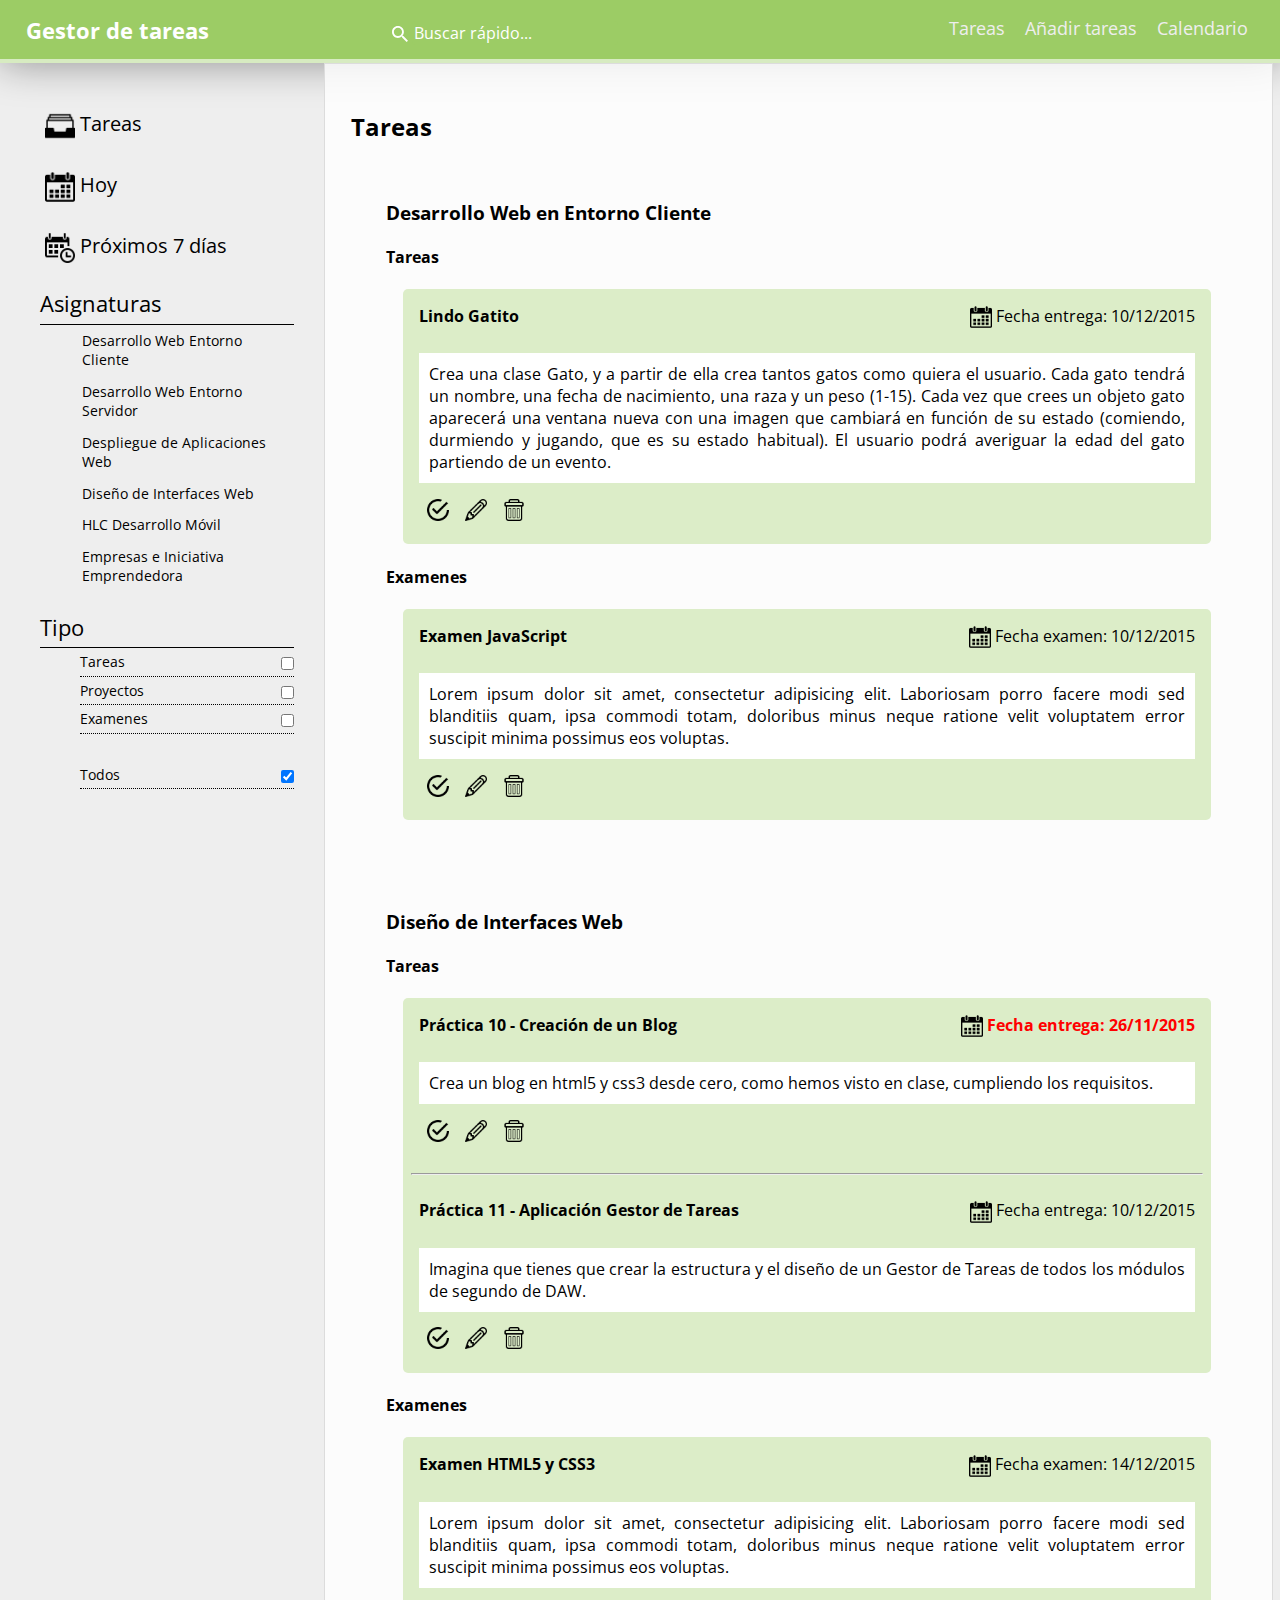
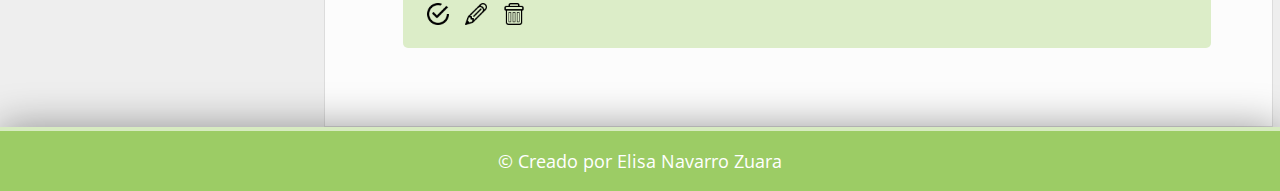
<file: index.html>
<!DOCTYPE html>
<html lang="en">
<head>
	<meta charset="UTF-8">
	<meta name="viewport" content="width=device-width, initial-scale=1.0">
	<meta http-equiv="X-UA-Compatible" content="IE=edge">
	<title>Elisa Navarro Zuara</title>
	<meta name="description" content="Practica 11 Web Elisa Navarro" />
	<meta name="keywords" content="web,diw,Elisa Navarro,iesgc,daw" />
	<meta name="author" content="Elisa Navarro Zuara" />
	<meta http-equiv="refresh" content="500" />
	<link rel="stylesheet" type="text/css" href="css/normalize.css">
	<link href='https://fonts.googleapis.com/css?family=Open+Sans' rel='stylesheet' type='text/css'>
	<link rel="stylesheet" type="text/css" href="css/estilos.css">
</head>
<body>
	<div id="principal">
		<header>
			<h1><a href="#">Gestor de tareas</a></h1>
			<div id="search-module">
				<form action="/" method="get" class="search-form">
					<a href="#"><object data="img/buscar.svg" type="image/svg+xml"></object></a>
 					<input type="text" id="search" name="search" value="" placeholder="Buscar rápido..." />
				</form>
			</div>
			<nav>
				<ul>
					<li><a href="index.html">Tareas</a></li>
					<li><a href="anadirTarea.html">Añadir tareas</a></li>
					<li><a href="#">Calendario</a></li>
				</ul>
			</nav>
		</header>
		<aside>
			<ul>
				<li class="inbox"><a href="index.html"><img src="icons/inbox.png"> Tareas</a></li>
				<li class="inbox"><a href="#"><img src="icons/calendar.png"> Hoy</a></li>
				<li class="inbox"><a href="#"><img src="icons/calendar2.png"> Próximos 7 días</a></li>
				<li>
					<span class="option">Asignaturas</span>
					<ul class="asignatura">
						<li><a href="#dwec">Desarrollo Web Entorno Cliente</a></li>
						<li><a href="#">Desarrollo Web Entorno Servidor</a></li>
						<li><a href="#">Despliegue de Aplicaciones Web</a></li>
						<li><a href="#diw">Diseño de Interfaces Web</a></li>
						<li><a href="#">HLC Desarrollo Móvil</a></li>
						<li><a href="#">Empresas e Iniciativa Emprendedora</a></li>
					</ul>
				</li>
				<li>
					<span class="option">Tipo</span>
					<ul class="filtro">
						<li>Tareas <input name="tipo[]" type="checkbox" value="tareas" /></li>
						<li>Proyectos <input name="tipo[]" type="checkbox" value="proyectos" /></li>
						<li>Examenes <input name="tipo[]" type="checkbox" value="examenes" /></li>
						<br />
						<li>Todos <input name="tipo[]" type="checkbox" value="todos" checked /></li>
					</ul>
				</li>
			</ul>
		</aside>
		<main>
			<section>
				<h2>Tareas</h2>
				<article>
					<header><h3><a name="dwec">Desarrollo Web en Entorno Cliente</a></h3></header>
					<div class="tarea">
						<h4>Tareas</h4>
						<ul class="list">
							<li>
								<h5><a href="#">Lindo Gatito</a></h5>
								<span class="fecha"><span class="calendar"></span> Fecha entrega: 10/12/2015</span>
								<div class="descripcion">
									Crea una clase Gato, y a partir de ella crea tantos gatos como quiera el usuario.
									Cada gato tendrá un nombre, una fecha de nacimiento, una raza y un peso (1-15). Cada vez que crees un objeto gato aparecerá una ventana nueva con una imagen que cambiará en función de su estado (comiendo, durmiendo y jugando, que es su estado habitual). El usuario podrá averiguar la edad del gato partiendo de un evento.
								</div>
								<div class="iconos">
									<a href="#" class="check"></a>
									<a href="#" class="editar"></a>
									<a href="#" class="borrar"></a>
								</div>
							</li>
						</ul>
					</div>
					<div class="examen">
						<h4>Examenes</h4>
						<ul class="list">
							<li>
								<h5><a href="#">Examen JavaScript</a></h5>
								<span class="fecha"><span class="calendar"></span> Fecha examen: 10/12/2015</span>
								<div class="descripcion">
									Lorem ipsum dolor sit amet, consectetur adipisicing elit. Laboriosam porro facere modi sed blanditiis quam, ipsa commodi totam, doloribus minus neque ratione velit voluptatem error suscipit minima possimus eos voluptas.
								</div>
								<div class="iconos">
									<a href="#" class="check"></a>
									<a href="#" class="editar"></a>
									<a href="#" class="borrar"></a>
								</div>
							</li>
						</ul>
					</div>
				</article>
				<article>
					<header><h3><a name="diw">Diseño de Interfaces Web</a></h3></header>
					<div class="tarea">
						<h4>Tareas</h4>
						<ul class="list">
							<li>
								<h5><a href="#">Práctica 10 - Creación de un Blog</a></h5>
								<span class="fecha"><span class="calendar"></span> <span class="fechaFinalizada">Fecha entrega: 26/11/2015</span></span>
								<div class="descripcion">
									Crea un blog en html5 y css3 desde cero, como hemos visto en clase, cumpliendo los requisitos.
								</div>
								<div class="iconos">
									<a href="#" class="check"></a>
									<a href="#" class="editar"></a>
									<a href="#" class="borrar"></a>
								</div>
							</li>
							<hr>
							<li>
								<h5><a href="#">Práctica 11 - Aplicación Gestor de Tareas</a></h5>
								<span class="fecha"><span class="calendar"></span> Fecha entrega: 10/12/2015</span>
								<div class="descripcion">
									Imagina que tienes que crear la estructura y el diseño de un Gestor de Tareas de todos los módulos de segundo de DAW.
								</div>
								<div class="iconos">
									<a href="#" class="check"></a>
									<a href="#" class="editar"></a>
									<a href="#" class="borrar"></a>
								</div>
							</li>
						</ul>
					</div>
					<div class="examen">
						<h4>Examenes</h4>
						<ul class="list">
							<li>
								<h5><a href="#">Examen HTML5 y CSS3</a></h5>
								<span class="fecha"><span class="calendar"></span> Fecha examen: 14/12/2015</span>
								<div class="descripcion">
									Lorem ipsum dolor sit amet, consectetur adipisicing elit. Laboriosam porro facere modi sed blanditiis quam, ipsa commodi totam, doloribus minus neque ratione velit voluptatem error suscipit minima possimus eos voluptas.
								</div>
								<div class="iconos">
									<a href="#" class="check"></a>
									<a href="#" class="editar"></a>
									<a href="#" class="borrar"></a>
								</div>
							</li>
						</ul>
					</div>
				</article>
			</section>
		</main>
		<footer>
			<p>&copy; Creado por Elisa Navarro Zuara</p>
		</footer>
	</div>
</body>
</html>
</file>
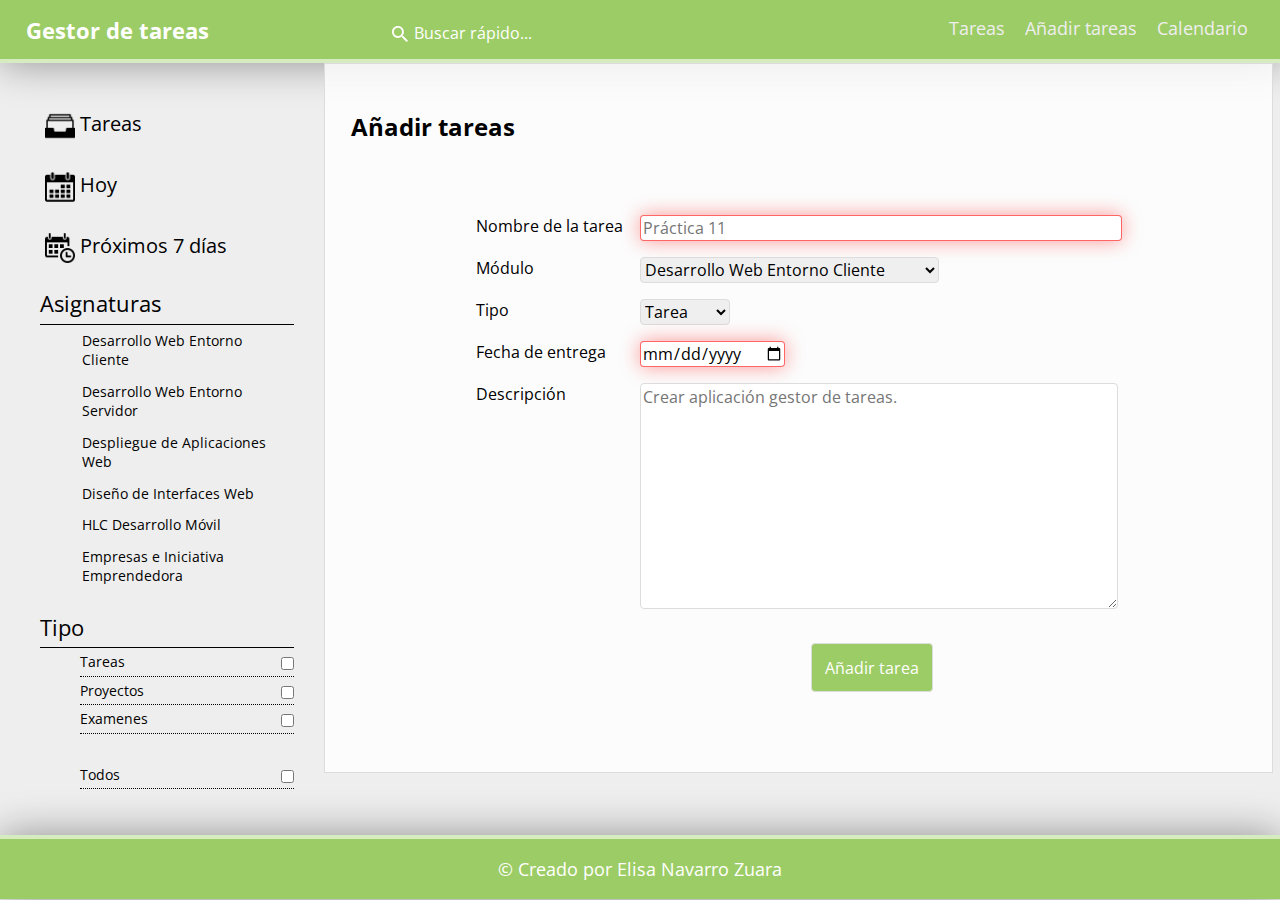
<file: anadirTarea.html>
<!DOCTYPE html>
<html lang="en">
<head>
	<meta charset="UTF-8">
	<meta name="viewport" content="width=device-width, initial-scale=1.0">
	<meta http-equiv="X-UA-Compatible" content="IE=edge">
	<title>Elisa Navarro Zuara</title>
	<meta name="description" content="Practica 11 Web Elisa Navarro" />
	<meta name="keywords" content="web,diw,Elisa Navarro,iesgc,daw" />
	<meta name="author" content="Elisa Navarro Zuara" />
	<meta http-equiv="refresh" content="500" />
	<link rel="stylesheet" type="text/css" href="css/normalize.css">
	<link href='https://fonts.googleapis.com/css?family=Open+Sans' rel='stylesheet' type='text/css'>
	<link rel="stylesheet" type="text/css" href="css/estilos.css">
</head>
<body>
	<div id="principal">
		<header>
			<h1><a href="#">Gestor de tareas</a></h1>
			<div id="search-module">
				<form action="/" method="get" class="search-form">
					<a href="#"><object data="img/buscar.svg" type="image/svg+xml"></object></a>
 					<input type="text" id="search" name="search" value="" placeholder="Buscar rápido..." />
				</form>
			</div>
			<nav>
				<ul>
					<li><a href="index.html">Tareas</a></li>
					<li><a href="anadirTarea.html">Añadir tareas</a></li>
					<li><a href="#">Calendario</a></li>
				</ul>
			</nav>
		</header>
		<aside>
			<ul>
				<li class="inbox"><a href="index.html"><img src="icons/inbox.png"> Tareas</a></li>
				<li class="inbox"><a href="#"><img src="icons/calendar.png"> Hoy</a></li>
				<li class="inbox"><a href="#"><img src="icons/calendar2.png"> Próximos 7 días</a></li>
				<li>
					<span class="option">Asignaturas</span>
					<ul class="asignatura">
						<li><a href="#">Desarrollo Web Entorno Cliente</a></li>
						<li><a href="#">Desarrollo Web Entorno Servidor</a></li>
						<li><a href="#">Despliegue de Aplicaciones Web</a></li>
						<li><a href="#">Diseño de Interfaces Web</a></li>
						<li><a href="#">HLC Desarrollo Móvil</a></li>
						<li><a href="#">Empresas e Iniciativa Emprendedora</a></li>
					</ul>
				</li>
				<li>
					<span class="option">Tipo</span>
					<ul class="filtro">
						<li>Tareas <input name="tipo[]" type="checkbox" value="tareas"/></li>
						<li>Proyectos <input name="tipo[]" type="checkbox" value="proyectos"/></li>
						<li>Examenes <input name="tipo[]" type="checkbox" value="examenes"/></li>
						<br />
						<li>Todos <input name="tipo[]" type="checkbox" value="todos"/></li>
					</ul>
				</li>
			</ul>
		</aside>
		<main>
			<h2>Añadir tareas</h2>
			<div id="formulario">
				<form id="crearTarea" action="#" method="post">
					<p>
						<label>Nombre de la tarea</label>
						<input type="text" id="nombre" name="nombre" title="Introduzca el nombre de la tarea" placeholder="Práctica 11" size="50" required />
					</p>
					<p>
						<label>Módulo</label>
						<select name="modulo" id="modulo" required>
							<option value="DWEC">Desarrollo Web Entorno Cliente</option>
							<option value="DWES">Desarrollo Web Entorno Servidor</option>
							<option value="DAW">Despliegue de Aplicaciones Web</option>
							<option value="DIW">Diseño de Interfaces Web</option>
							<option value="HLC">HLC Desarrollo Móvil</option>
							<option value="EINEM">Empresas e Iniciativa Emprendedora</option>
						</select>
					</p>
					<p>
						<label>Tipo</label>
						<select name="tipo" id="tipo" required>
							<option value="TAREA">Tarea</option>
							<option value="PROYECTO">Proyecto</option>
							<option value="EXAMEN">Examen</option>
						</select>
					</p>
					<p>
						<label>Fecha de entrega</label>
						<input type="date" id="fecha" name="fecha" placeholder="dd/mm/aaaa" required/>
					</p>
					<p>
						<label>Descripción</label>
					    <textarea id="descripcion" name="descripcion" rows="10" cols="50" maxlength="300" placeholder="Crear aplicación gestor de tareas." required></textarea>
					</p>
					<input type="submit" id="enviar" value="Añadir tarea">
				</form>
			</div>
		</main>
		<footer>
			<p>&copy; Creado por Elisa Navarro Zuara</p>
		</footer>
	</div>
</body>
</html>
</file>
<file: css/estilos.css>
body {
	background: #EEEEEE;
	font-family: 'Open Sans', sans-serif;
	margin: 0 auto;
}

#principal > header {
	background: rgba(156,204,101,1);
	border-bottom: 4px solid rgba(255,255,255,0.6);
	box-shadow: 0px 0px 40px rgba(0,0,0,0.4);
	color: #FFFFFF;
	display: inline-block;
	width: 100%;
}

h1 {
	display: inline-block;
	color: #FFFFFF;
	font-size: 22px;
	margin-left: 2%;
}

h1 a {
	text-decoration: none;
	color: inherit;
}

#search-module {
	display: inline-block;
	margin: 0 14%;
}

.search-form > input {
	background: rgba(156,204,101,1);
	border: 0px;
	font-size: 16px;
	transition: 1s;
}

#search::-webkit-input-placeholder {
	color: #FFFFFF;
}

#search:-moz-placeholder {
	color: #FFFFFF;
}

#search::-moz-placeholder {
	color: #FFFFFF;
}

#search:-ms-input-placeholder {
	color: #FFFFFF;
}

.search-form > input:hover {
	background: rgba(255,255,255,0.4);
}

object {
	width: 16px;
	height: 16px;
	vertical-align: middle;
}

/* Menú de navegación */

nav {
	float: right;
}

nav ul {
	padding-right: 2em;
}

nav ul li {
	color: #EEEEEE;
	padding-left: 1em;
}

nav ul li:hover {
	color: #FFFFFF;
}

nav ul li a {
	display: inline-block;
	color: inherit;
	font-size: 18px;
	text-decoration: none;
	width: 100%;
}

nav, nav ul li {
	display: inline-block;
}

/* Contenido */

aside {
	color: #000000;
	display: inline-block;
	height: auto;
	margin: 2% 0%;
	padding-right: 2%;
	vertical-align: top;
	width: 23%; 
}
 
aside ul li {
	font-size: 20px;
	list-style: none;
}

aside ul li a {
	color: inherit;
	text-decoration: none;
}

aside img {
	height: 30px;
	width: 30px;
	vertical-align: middle;
}

.option {
	border-bottom: 1px solid #000000;
	display: block;
	font-size: 22px;
	padding-bottom: 2%;
}

.inbox {
	padding: 2%;
}

.inbox:hover {
	background: rgba(255,255,255,0.8);
	border-radius: 5px;
}
 
aside ul:first-child > li {
	margin-bottom: 8%; 
}

li input[type=checkbox] {
	float: right;
	position: relative;
	top: 5px; 
}

li .asignatura li {
	color: #000000;
	font-size: 14px;
	padding: 3% 1%;
}

li .asignatura li a {
	color: inherit;
	text-decoration: none;
}

.asignatura li:hover {
	background: rgba(156,204,101,1);
	border-radius: 5px;
	color: #FFFFFF;
}

li .filtro li {
	border-bottom: 1px dotted #000000;
	font-size: 14px;
	padding: 2% 0;
	position: relative;
	transition: 0.4s all linear;
}

.filtro li:hover {
	transform: scale(1.02);
}

main {
	background: rgba(255,255,255,0.8);
	border: 1px solid Gainsboro;
	display: inline-block;
	padding: 2% 2%;
	width: 70%; 
}

article {
	margin: 2%;
	padding: 2%;
}
 
article ul li { 
	list-style: none; 
}

h5 {
	display: inline-block;
	margin-top: 1%; 
	font-size: 16px;
}

h5 a {
	text-decoration: none;
	color: inherit;
}

.list {
	background: rgba(220,237,200,1);
	border-radius: 5px;
	margin-left: 2%;
	padding-left: 1%;
	padding-right: 1%;
	transition: 0.4s all;
}
 
.list li {
	padding: 1%;
	text-align: justify; 
}

.list:hover {
 	transform: scale(1.02);
}

.fecha {
	display: inline-block;
	float: right; 
	font-size: 16px;
	margin-top: 1%;
}

.fechaFinalizada {
	animation: finalizada 2s infinite alternate linear;
	color: #FF0000;
	font-weight: bold;
}

@keyframes finalizada {
	0% {
		text-shadow: 0px 0px 0px #FF0000;
	}
	50% {
		text-shadow: 0px 0px 4px #FF0000;
	}
	100% {
		text-shadow: 0px 0px 0px #FF0000;
	}
}

.calendar {
	background: url('../icons/calendar.png') no-repeat;
	background-size: 100%;
	display: inline-block;
	height: 22px;
	width: 22px; 
	vertical-align: middle;
}

.descripcion {
	background-color: #FFFFFF;
	margin-bottom: 10px;
	padding: 10px;
	z-index: 2; 
}

.iconos {
	display: flex;
	order: 1;
	margin: 2% 0;
}

.check {
	background: url('../icons/check.png') no-repeat;
	background-size: 100%;
	margin: 0 8px;
	height: 22px;
	width: 22px;
	order: 1;
}

.editar {
	background: url('../icons/editar.png') no-repeat;
	background-size: 100%;
	margin: 0 8px;
	height: 22px;
	width: 22px;
	order: 2;
}

.borrar {
	background: url('../icons/borrar.png') no-repeat;
	background-size: 100%;
	margin: 0 8px;
	height: 22px;
	width: 22px;
	order: 3;
}

footer {
	background: rgba(156,204,101,1);
	border-top: 4px solid rgba(255,255,255,0.6);
	box-shadow: 0px 0px 40px rgba(0,0,0,0.4);
	color: #FFFFFF;
	display: inline-block;
	font-size: 18px;
	text-align: center;
	width: 100%;
}

/* Formularios */

#formulario {
	margin: 2%;
	padding: 4%; 
}

#formulario form {
	display: table;
	margin: 0 auto; 
}
 
form label {
	display: inline-block;
	vertical-align: top;
	width: 160px; 
}

form input, select, textarea {
	border: 1px solid Gainsboro;
	border-radius: 4px;
	font-size: 16px;
}

form input:focus, textarea:focus {
	border-color: #64B5F6;
}
 
form input:invalid { 
	border-color: rgba(255,0,0,0.6);
	box-shadow: 0px 0px 20px rgba(255,0,0,0.4);
}

form input:required:valid { 
	background: #C5E1A5; 
}

input[type=submit] {
	background: rgba(156,204,101,1);
	color: #FFFFFF;
	margin-top: 2%;
	margin-left: 52%;
	padding: 2%;
}

#enviar:hover {
	background: #C5E1A5;
}
</file>
